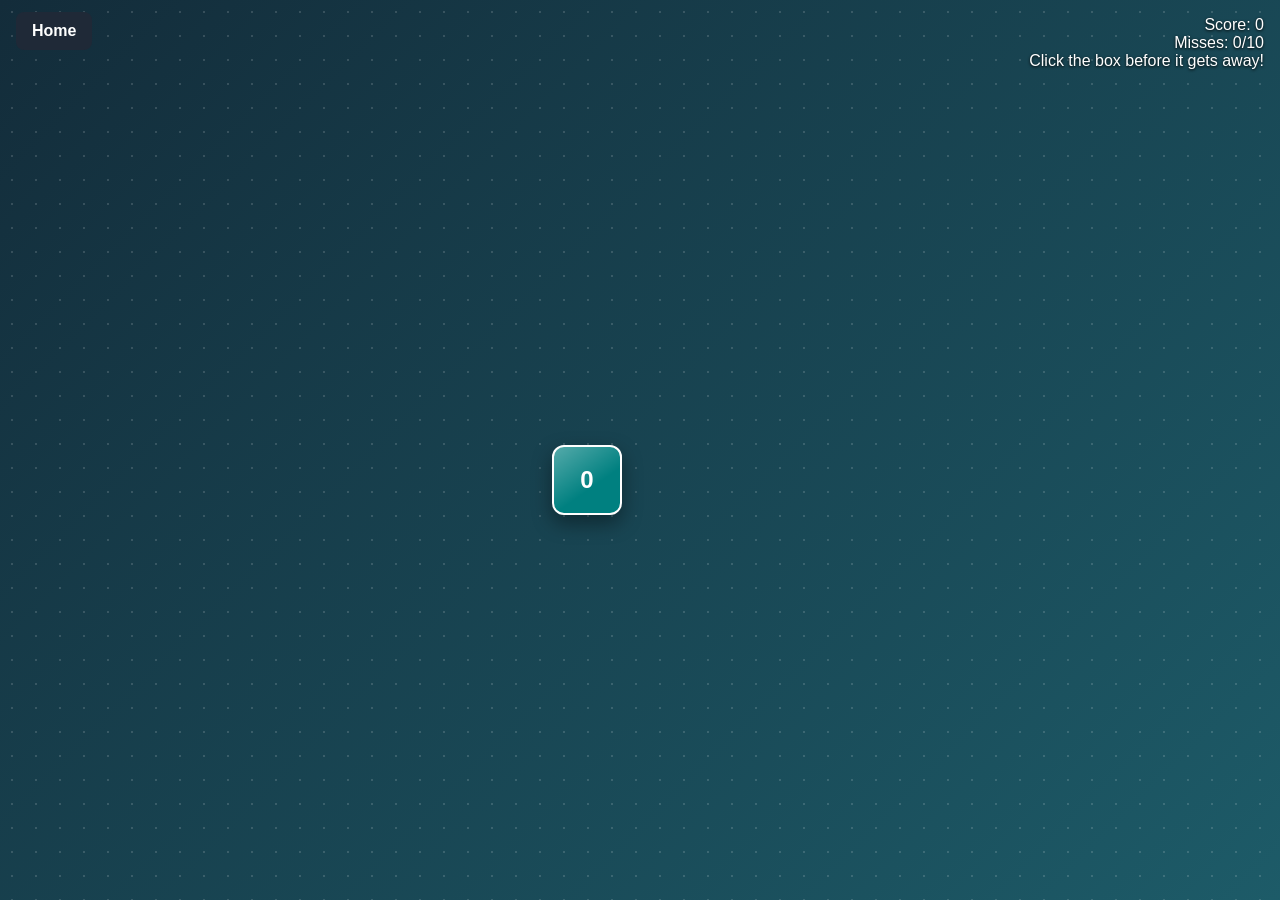
<file: fsd-projects/bouncing-box/index.html>
<!DOCTYPE html>
<html lang="en">
  <head>
    <meta charset="utf-8" />
    <meta name="viewport" content="width=device-width, initial-scale=1" />
    <title>Bouncing Box</title>
    <script src="jquery.min.js"></script>
    <style>
      * {
        box-sizing: border-box;
      }

      body.board {
        width: 100%;
        height: 100vh;
        margin: 0;
        overflow: hidden;
        font-family: Arial, sans-serif;
        background-color: #132c3a;
        background-image: radial-gradient(#ffffff25 1px, transparent 1px),
          linear-gradient(135deg, #132c3a, #1d5b68);
        background-size: 24px 24px, 100% 100%;
      }

      .home-link {
        position: relative;
        z-index: 2;
        display: inline-block;
        margin: 12px 16px;
        padding: 10px 16px;
        border-radius: 8px;
        background: #1f2937;
        color: #fff;
        font-weight: 700;
        text-decoration: none;
      }

      .game-status {
        position: absolute;
        top: 16px;
        right: 16px;
        color: white;
        text-align: right;
        text-shadow: 0 1px 3px #000;
      }

      .box {
        position: absolute;
        top: 100px;
        left: 0;
        display: grid;
        width: min(70px, 18vmin);
        height: min(70px, 18vmin);
        place-items: center;
        border: 2px solid #fff;
        border-radius: 12px;
        background-color: teal;
        background-image: linear-gradient(145deg, #ffffff55, transparent 60%);
        box-shadow: 0 8px 20px #0006;
        color: white;
        font-size: clamp(12px, 4vmin, 24px);
        font-weight: 700;
        user-select: none;
        cursor: pointer;
      }

      .game-over {
        position: fixed;
        inset: 0;
        z-index: 3;
        display: grid;
        place-content: center;
        gap: 12px;
        background: #000a;
        color: white;
        text-align: center;
      }

      .game-over[hidden] {
        display: none;
      }

      .game-controls button {
        padding: 10px 16px;
        border: 0;
        border-radius: 6px;
        background: #20b2aa;
        color: #fff;
        font-size: 16px;
        font-weight: 700;
        cursor: pointer;
      }
    </style>
  </head>

  <body class="board">
    <a class="home-link" href="../../index.html">Home</a>
    <div class="game-status" aria-live="polite">
      <div>Score: <span id="score">0</span></div>
      <div>Misses: <span id="misses">0</span>/10</div>
      <div>Click the box before it gets away!</div>
    </div>
    <div class="box" role="button" tabindex="0" aria-label="Click the box">
      0
    </div>
    <div class="game-over game-controls" role="dialog" aria-modal="true" hidden>
      <h1>Game over!</h1>
      <p>You missed 10 times. Final score: <span id="final-score">0</span></p>
      <button id="restart" type="button">Play again</button>
    </div>

    <script>
      (function () {
        "use strict";
        /* global jQuery */

        var box = jQuery(".box");
        var board = jQuery(".board");
        var scoreDisplay = jQuery("#score");
        var missesDisplay = jQuery("#misses");
        var gameOverScreen = jQuery(".game-over");
        var positionX = 0;
        var positionY = 100;
        var directionX = 1;
        var directionY = 1;
        var speedX = 8;
        var speedY = 5;
        var speedIncrease = 1.5;
        var score = 0;
        var misses = 0;
        var boardWidth = board.width();
        var boardHeight = jQuery(window).height();
        var topInset = 80;
        var interval;
        var gameActive = true;

        function boxWidth() {
          return box.outerWidth();
        }

        function boxHeight() {
          return box.outerHeight();
        }

        function topBoundary() {
          return Math.min(topInset, Math.max(0, boardHeight - boxHeight()));
        }

        function moveBoxTo(newPositionX, newPositionY) {
          box.css({ left: newPositionX, top: newPositionY });
        }

        function update() {
          positionX += speedX * directionX;
          positionY += speedY * directionY;

          if (positionX <= 0 || positionX >= boardWidth - boxWidth()) {
            positionX = Math.max(0, Math.min(positionX, boardWidth - boxWidth()));
            directionX *= -1;
          }
          if (
            positionY <= topBoundary() ||
            positionY >= boardHeight - boxHeight()
          ) {
            positionY = Math.max(
              topBoundary(),
              Math.min(positionY, boardHeight - boxHeight())
            );
            directionY *= -1;
          }

          moveBoxTo(positionX, positionY);
        }

        function getRandomColor() {
          var red = Math.floor(Math.random() * 256);
          var green = Math.floor(Math.random() * 256);
          var blue = Math.floor(Math.random() * 256);
          return "rgb(" + red + ", " + green + ", " + blue + ")";
        }

        function handleBoxClick(event) {
          event.preventDefault();
          event.stopPropagation();
          if (!gameActive) return;

          score += 1;
          speedX += speedIncrease;
          speedY += speedIncrease;
          if (score % 3 === 0) {
            speedIncrease += 0.5;
          }

          positionX = Math.random() * Math.max(0, boardWidth - boxWidth());
          positionY =
            topBoundary() +
            Math.random() *
              Math.max(0, boardHeight - boxHeight() - topBoundary());
          directionX = Math.random() < 0.5 ? -1 : 1;
          directionY = Math.random() < 0.5 ? -1 : 1;

          box.css("background-color", getRandomColor());
          box.text(score);
          scoreDisplay.text(score);
          moveBoxTo(positionX, positionY);
        }

        function endGame() {
          if (!gameActive) return;
          gameActive = false;
          window.clearInterval(interval);
          jQuery("#final-score").text(score);
          gameOverScreen.prop("hidden", false);
        }

        function restartGame() {
          window.clearInterval(interval);
          positionX = 0;
          positionY = Math.min(
            topBoundary() + 20,
            Math.max(0, boardHeight - boxHeight())
          );
          directionX = 1;
          directionY = 1;
          speedX = 8;
          speedY = 5;
          speedIncrease = 1.5;
          score = 0;
          misses = 0;
          gameActive = true;
          box.text(score).css("background-color", "teal");
          scoreDisplay.text(score);
          missesDisplay.text(misses);
          gameOverScreen.prop("hidden", true);
          moveBoxTo(positionX, positionY);
          interval = window.setInterval(update, 20);
        }

        box.on("click", handleBoxClick);
        box.on("keydown", function (event) {
          if (event.key === "Enter" || event.key === " ") {
            handleBoxClick(event);
          }
        });

        board.on("click", function (event) {
          if (
            !gameActive ||
            jQuery(event.target).closest(".box, .game-controls, .home-link")
              .length
          ) {
            return;
          }
          misses += 1;
          missesDisplay.text(misses);
          if (misses >= 10) endGame();
        });

        jQuery("#restart").on("click", restartGame);
        jQuery(window).on("resize", function () {
          boardWidth = board.width();
          boardHeight = jQuery(window).height();
          positionX = Math.min(positionX, Math.max(0, boardWidth - boxWidth()));
          positionY = Math.min(
            positionY,
            Math.max(topBoundary(), boardHeight - boxHeight())
          );
          moveBoxTo(positionX, positionY);
        });

        moveBoxTo(positionX, positionY);
        interval = window.setInterval(update, 20);
      })();
    </script>
  </body>
</html>
</file>
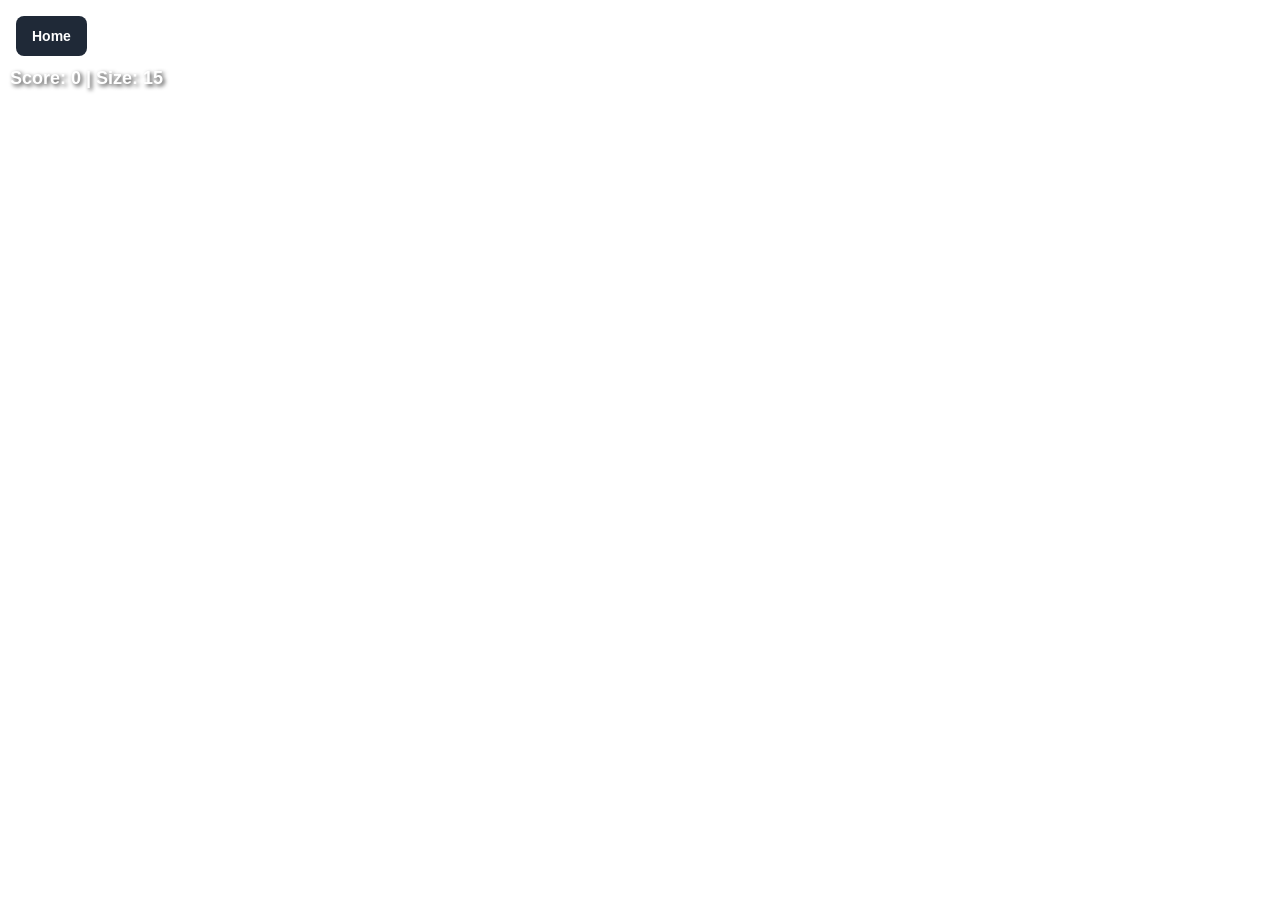
<file: fsd-projects/circularity/index.html>
<!doctype html>

<html>
    <head>
        <meta charset="utf-8">

        <title>Circularity</title>
        <meta name="description" content="Operation Spark Motion Poem">
        <meta name="author" content="operationspark.org">
        <meta name="viewport" content="width=device-width, initial-scale=1.0">
        
        <link href="css/bootstrap.min.css" rel="stylesheet" media="screen">
        <link href="css/style.css" rel="stylesheet">

        <!-- all core CreateJS and 3rd party libraries are listed here: -->
        <script src="bower_components/lodash/lodash.min.js"></script>
        <script src="https://code.createjs.com/1.0.0/easeljs.min.js"></script>
        <script src="https://code.createjs.com/1.0.0/tweenjs.min.js"></script>
        <script src="bower_components/opspark-draw/draw.js"></script>
        <script src="bower_components/racket/racket.js"></script>

        <!-- our app javascript code -->
        <script src="js/opspark.js"></script>
        <script src="js/multiplayer.js"></script>
        <script src="js/gamification.js"></script>
        <script src="js/init.js"></script>
        
        <style type="text/css">
            /*override default styles here*/
        </style>
    </head>
    <body>
        <div style="padding: 16px 0 0 16px;">
            <a href="../../index.html" style="display:inline-block; padding:10px 16px; background:#1f2937; color:#fff; border-radius:8px; text-decoration:none; font-weight:700; font-family:Arial,sans-serif;">Home</a>
        </div>
        <div style="position: relative; display: inline-block;">
            <canvas id="canvas" width="500" height="500"></canvas>
            
            <!-- Game UI -->
            <div id="score" style="position: absolute; top: 10px; left: 10px; color: white; font-family: Arial, sans-serif; font-size: 18px; font-weight: bold; text-shadow: 2px 2px 4px rgba(0,0,0,0.8); z-index: 10;">
                Score: 0 | Size: 15
            </div>
            
            <div id="multiplayerScore" style="position: absolute; top: 10px; right: 10px; color: white; font-family: Arial, sans-serif; font-size: 16px; font-weight: bold; text-shadow: 2px 2px 4px rgba(0,0,0,0.8); z-index: 10; display: none;">
                <div style="color: #0080FF;">Opponent: Size 15</div>
                <div id="gameTimer" style="color: #FFD700; margin-top: 5px;">Time: 60s</div>
            </div>
            
            <div id="instructions" style="position: absolute; top: 50%; left: 50%; transform: translate(-50%, -50%); color: white; font-family: Arial, sans-serif; text-align: center; background: rgba(0,0,0,0.7); padding: 20px; border-radius: 10px; z-index: 10; display: none;">
                <h2 style="margin: 0 0 10px 0; color: #00FF00;">Circularity</h2>
                <div id="gameMode" style="margin-bottom: 15px;">
                    <button id="singlePlayerBtn" class="game-mode-btn">Single Player</button>
                    <button id="hostGameBtn" class="game-mode-btn">Local Multiplayer</button>
                </div>
                <div id="singlePlayerInstructions">
                    <p style="margin: 5px 0;">🟢 You are the GREEN circle</p>
                    <p style="margin: 5px 0;">Use <strong>WASD</strong> to move</p>
                    <p style="margin: 5px 0;">Absorb smaller circles to grow!</p>
                    <p style="margin: 5px 0;">Avoid larger circles or you'll be absorbed!</p>
                    <p style="margin: 15px 0 5px 0; color: #FFD700;"><strong>Press any key to start!</strong></p>
                </div>
                <div id="multiplayerInstructions" style="display: none;">
                    <p style="margin: 5px 0;">🟢 Player 1: GREEN circle | 🔵 Player 2: BLUE circle</p>
                    <p style="margin: 5px 0;">Player 1 uses <strong>WASD</strong> | Player 2 uses <strong>Arrow Keys</strong></p>
                    <p style="margin: 5px 0;">Absorb circles and each other to grow!</p>
                    <p style="margin: 5px 0;">Biggest circle after 60 seconds wins!</p>
                    <p style="margin: 15px 0 5px 0; color: #FFD700;"><strong>Press any key to start!</strong></p>
                </div>
            </div>
        </div>
        <script id="motion-poem">
            (function(){
                init(window);
                window.opspark.makeGame();
            })();
        </script>
    </body>

</html>
</file>
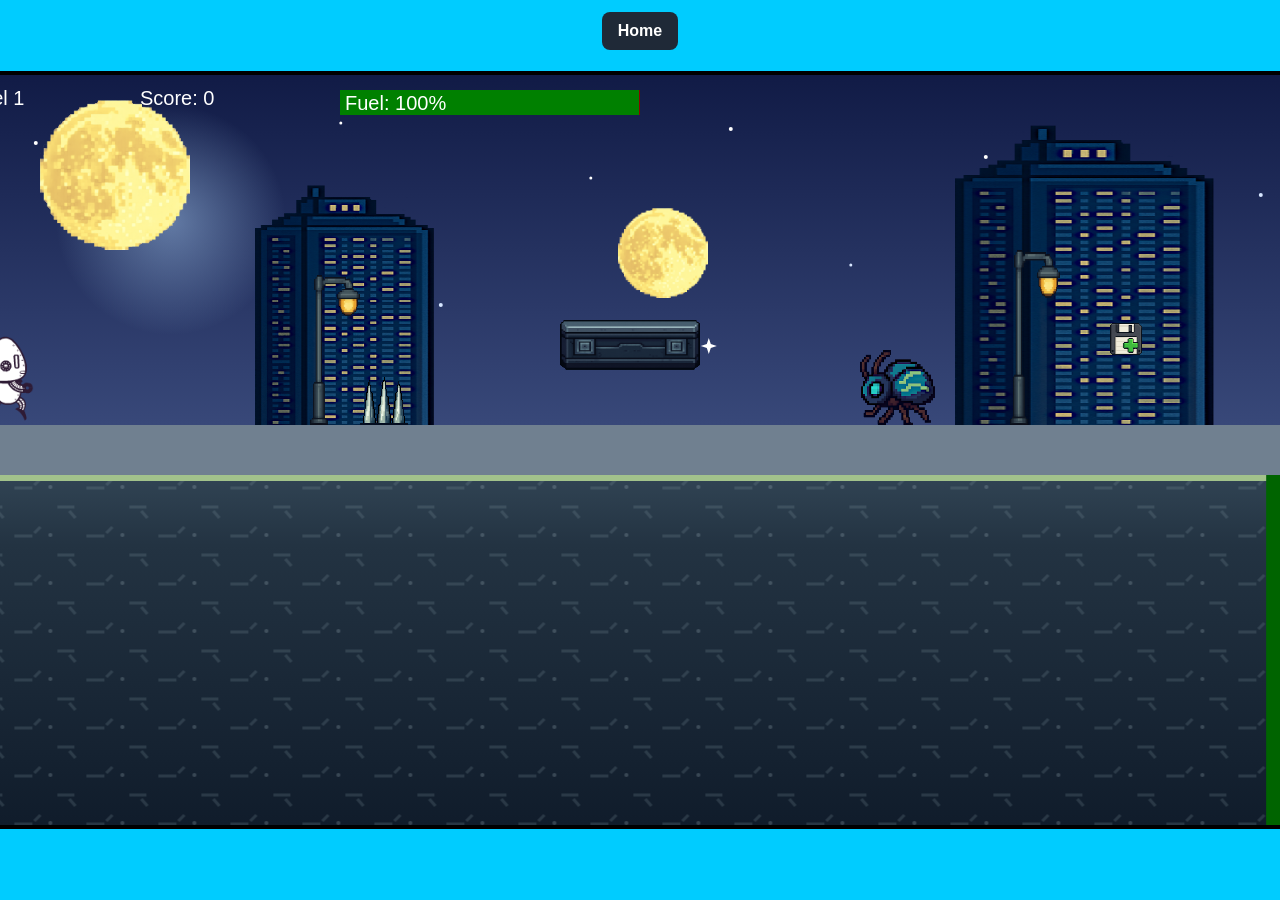
<file: fsd-projects/runtime/index.html>
<!DOCTYPE html>
<html lang="en">
  <head>
    <meta charset="UTF-8" />
    <meta name="viewport" content="width=device-width, initial-scale=1.0" />
    <title>Runtime Neo</title>
    <link rel="stylesheet" href="runtime.css" />
    <script src="https://code.jquery.com/jquery-3.1.0.js"></script>
    <script src="setup.js"></script>
    <script src="levels.js"></script>
    <script src="scenery.js"></script>
    <script src="student.js"></script>
    <script src="main.js"></script>
  </head>
  <body id="body">
    <div style="padding: 12px 16px 0;">
      <a href="../../index.html" style="display:inline-block; padding:10px 16px; background:#1f2937; color:#fff; border-radius:8px; text-decoration:none; font-weight:700; font-family:Arial,sans-serif;">Home</a>
    </div>
    <canvas id="gameCanvas" width="1400" height="750"></canvas>
    <img id="player" src="images/halle.png" />
    <img id="projectile" src="images/projectile.png" />
    <img id="basicPlatform" src="images/interactable/basicPlatform.png" />
    <img id="spikes" src="images/interactable/spikes.png" />
    <img id="bug" src="images/interactable/bug.png" />
    <img id="healthUp" src="images/interactable/healthUp.png" />
    <img id="fuelCell" src="images/interactable/fuelCell.svg" />
    <img id="movingSpikes" src="images/interactable/movingSpikes.svg" />
    <img id="flag" src="images/interactable/flag.png" />
    <img id="moon" src="images/backgrounds/moon.png" />
    <img id="distantMoon" src="images/backgrounds/moon.png" />
    <img id="stars" src="images/backgrounds/stars.svg" />
    <img id="building" src="images/backgrounds/building.png" />
    <img id="lamp" src="images/backgrounds/lamp.png" />
    <img id="underground" src="images/backgrounds/underground.svg" />
  </body>
</html>
</file>
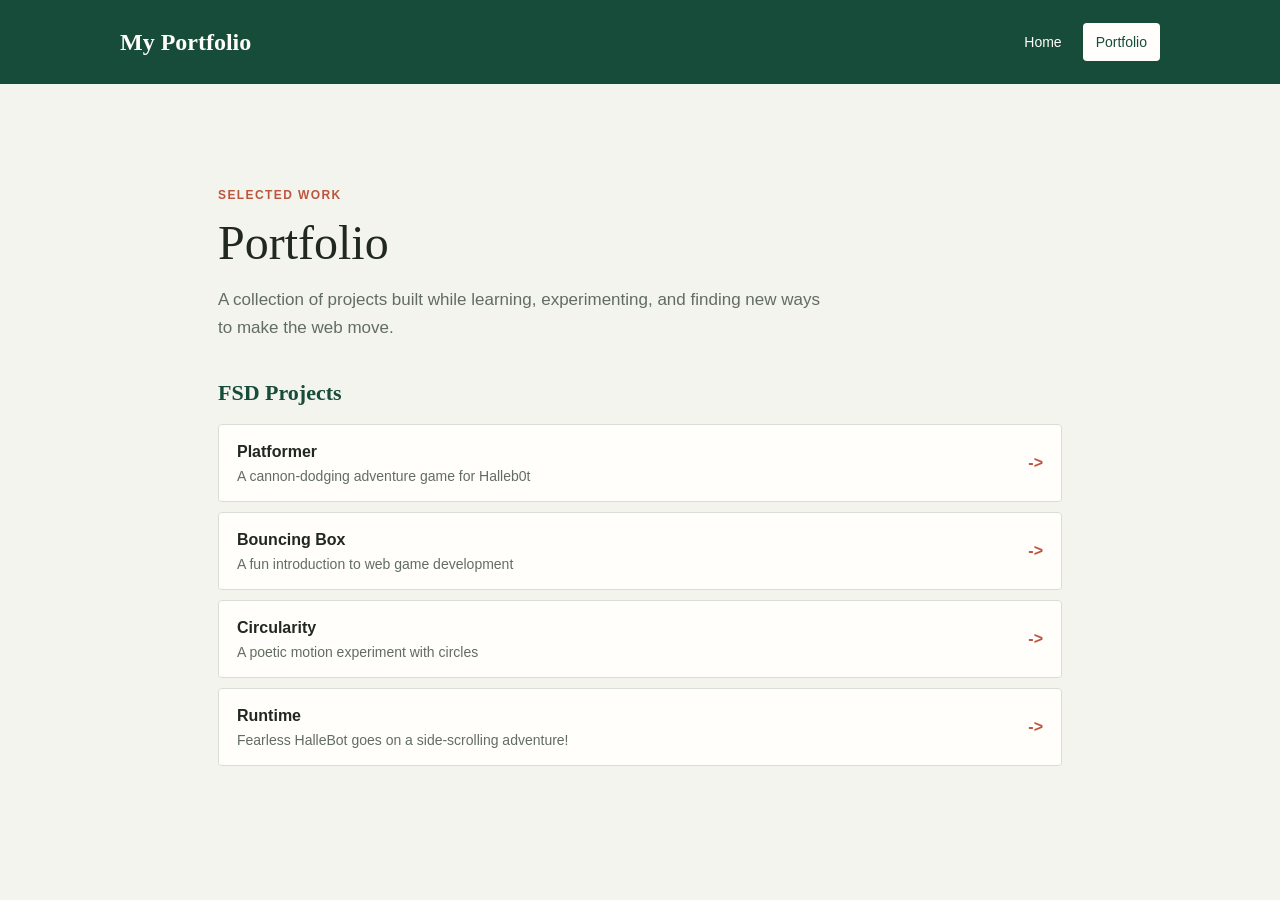
<file: portfolio.html>
<!doctype html>
<html lang="en">
  <head>
    <meta charset="utf-8">
    <meta name="viewport" content="width=device-width, initial-scale=1">
    <title>My Portfolio</title>
    <link rel="stylesheet" href="style.css">
  </head>
  <body>
    <div id="all-contents">
      <nav>
        <header>
          <h1>My Portfolio</h1>
        </header>
        <ul id="nav-ul">
          <li class="nav-li"><a href="index.html">Home</a></li>
          <li class="nav-li"><a href="portfolio.html" aria-current="page">Portfolio</a></li>
        </ul>
      </nav>

      <main>
        <div class="content">
          <p class="eyebrow">SELECTED WORK</p>
          <h1>Portfolio</h1>
          <p class="intro">A collection of projects built while learning, experimenting, and finding new ways to make the web move.</p>
          <h3 id="fsd-projects">FSD Projects</h3>
          <ul id="portfolio">
            <li>
              <a href="fsd-projects/platformer/">
                <span class="project-title">Platformer</span>
                <span class="project-description">A cannon-dodging adventure game for Halleb0t</span>
                <span class="project-arrow" aria-hidden="true">-&gt;</span>
              </a>
            </li>
            <li>
              <a href="fsd-projects/bouncing-box/">
                <span class="project-title">Bouncing Box</span>
                <span class="project-description">A fun introduction to web game development</span>
                <span class="project-arrow" aria-hidden="true">-&gt;</span>
              </a>
            </li>
            <li>
              <a href="fsd-projects/circularity/">
                <span class="project-title">Circularity</span>
                <span class="project-description">A poetic motion experiment with circles</span>
                <span class="project-arrow" aria-hidden="true">-&gt;</span>
              </a>
            </li>
            <li>
              <a href="fsd-projects/runtime/">
                <span class="project-title">Runtime</span>
                <span class="project-description">Fearless HalleBot goes on a side-scrolling adventure!</span>
                <span class="project-arrow" aria-hidden="true">-&gt;</span>
              </a>
            </li>
          </ul>

          <!-- ASD Projects will go here -->
        </div>
      </main>
    </div>
  </body>
</html>
</file>
<file: fsd-projects/circularity/css/style.css>
/* Game mode button styles */
.game-mode-btn {
    margin: 5px;
    padding: 10px 15px;
    border: none;
    border-radius: 5px;
    cursor: pointer;
    font-weight: bold;
    transition: all 0.3s ease;
    position: relative;
}

.game-mode-btn:hover {
    transform: translateY(-2px);
    box-shadow: 0 4px 8px rgba(0,0,0,0.3);
}

.game-mode-btn.selected {
    transform: scale(1.05);
    box-shadow: 0 0 15px rgba(255,215,0,0.6);
    border: 2px solid #FFD700;
}

.game-mode-btn.selected::after {
    content: "✓";
    position: absolute;
    top: -5px;
    right: -5px;
    background: #FFD700;
    color: black;
    border-radius: 50%;
    width: 20px;
    height: 20px;
    display: flex;
    align-items: center;
    justify-content: center;
    font-size: 12px;
    font-weight: bold;
}

#singlePlayerBtn {
    background: #00FF00;
    color: black;
}

#hostGameBtn {
    background: #0080FF;
    color: white;
}
</file>
<file: fsd-projects/runtime/runtime.css>
/* runtime.css */
/* Styles for Runtime Neo auto-runner game */

img {
  display: none;
}

#gameCanvas {
  position: absolute;
  border: 4px solid #000;
  top: 50%;
  left: 50%;
  transform: translate(-50%, -50%);
}

body {
  margin: 0;
  background-color: #00ccff;
  font-family: Arial, sans-serif;
  text-align: center;
  overflow: hidden;
}
</file>
<file: style.css>
body.home-page {
  margin: 0;
  background: var(--paper);
  color: var(--ink);
  font-family: "Helvetica Neue", Arial, sans-serif;
}

body.home-page #all-contents {
  max-width: 1500px;
  min-height: 100vh;
  margin: 0 auto;
  padding: 32px 40px;
}
body.home-page main {
  display: grid;
  grid-template-columns: minmax(220px, 1fr) minmax(420px, 1.6fr);
  align-items: center;
  min-height: calc(100vh - 160px);
  gap: clamp(32px, 5vw, 80px);
}

body.home-page .sidebar {
  width: 100%;
}

body.home-page .content {
  display: flex;
  flex-direction: column;
  align-items: flex-start;
  gap: 12px;
}
body.home-page h2 {
  margin: 0;
  font-size: clamp(4rem, 10vw, 7rem);
  line-height: 0.9;
  font-weight: 900;
  letter-spacing: -0.04em;
  text-transform: uppercase;
  color: var(--forest);
}

body.home-page .content > p {
  margin: 0;
  color: var(--muted);
  font-size: 0.9rem;
  text-transform: uppercase;
  letter-spacing: 0.15em;
  line-height: 1.4;
}
body.home-page #interests {
  margin-top: 32px;
  width: 100%;
}

body.home-page #interests h3 {
  margin: 0 0 12px;
  font-size: 0.75rem;
  font-weight: 700;
  text-transform: uppercase;
  letter-spacing: 0.2em;
  color: var(--muted);
}

body.home-page #interests ul {
  list-style: none;
  margin: 0;
  padding: 0;
  display: flex;
  flex-wrap: wrap;
  gap: 8px;
}

body.home-page #interests li {
  color: var(--forest);
  font-size: 1rem;
  font-weight: 600;
  padding: 10px 20px;
  background: var(--surface);
  border: 1px solid var(--line);
  border-radius: 100px;
  transition:
    background 0.25s ease,
    color 0.25s ease,
    transform 0.25s ease;
  cursor: default;
}

body.home-page #interests li:hover {
  background: var(--forest);
  color: var(--surface);
  border-color: var(--forest);
  transform: translateY(-2px);
}
body.home-page .sidebar-img {
  width: 100%;
  max-width: 760px;
  aspect-ratio: 3 / 4;
  object-fit: cover;
  display: block;
  border-radius: 16px;
  filter: grayscale(100%);
  box-shadow: 0 8px 30px rgba(0, 0, 0, 0.12);
  transition:
    filter 0.4s ease,
    transform 0.4s ease,
    box-shadow 0.4s ease;
}

body.home-page .sidebar-img:hover {
  filter: grayscale(0%);
  transform: translateY(-4px);
  box-shadow: 0 16px 40px rgba(0, 0, 0, 0.18);
  border-radius: 24px;
}
body.home-page nav {
  background: var(--forest);
  border-color: var(--forest);
}

body.home-page nav h1 {
  color: #ffffff;
}

body.home-page .nav-li a {
  color: var(--surface);
}

body.home-page .nav-li a:hover {
  background: var(--forest-light);
  color: var(--forest);
}
:root {
  color-scheme: light;
  --ink: #202820;
  --muted: #626d62;
  --paper: #f3f4ed;
  --surface: #fffefa;
  --line: #d9ded4;
  --forest: #174b3a;
  --forest-light: #e4efe7;
  --coral: #bd563f;
}

* {
  box-sizing: border-box;
}

body {
  min-width: 320px;
  min-height: 100vh;
  margin: 0;
  color: var(--ink);
  background-color: var(--paper);
  background-image: radial-gradient(#d5dcd2 0.65px, transparent 0.65px);
  background-size: 18px 18px;
  font-family: "Avenir Next", Avenir, "Segoe UI", sans-serif;
  line-height: 1.6;
}

#all-contents {
  min-height: 100vh;
}

nav {
  display: flex;
  min-height: 84px;
  align-items: center;
  justify-content: space-between;
  gap: 24px;
  padding: 16px max(24px, calc((100vw - 1040px) / 2));
  color: #fffefa;
  background-color: var(--forest);
}

nav header h1 {
  margin: 0;
  font-family: Georgia, "Times New Roman", serif;
  font-size: 24px;
  font-weight: 600;
  line-height: 1.2;
}

#nav-ul {
  display: flex;
  align-items: center;
  gap: 8px;
  margin: 0;
  padding: 0;
  list-style: none;
}

.nav-li a {
  display: block;
  padding: 8px 13px;
  border-radius: 4px;
  color: inherit;
  font-size: 14px;
  text-decoration: none;
  transition: background-color 160ms ease, color 160ms ease;
}

.nav-li a:hover,
.nav-li a[aria-current="page"] {
  color: var(--forest);
  background-color: #fffefa;
}

main {
  width: min(100% - 40px, 860px);
  margin: 0 auto;
  padding: 80px 0 96px;
}

.content {
  padding: 22px 8px 32px;
}

.eyebrow {
  margin: 0 0 10px;
  color: var(--coral);
  font-size: 12px;
  font-weight: 700;
  letter-spacing: 1.4px;
}

.content > h1 {
  margin: 0;
  color: var(--ink);
  font-family: Georgia, "Times New Roman", serif;
  font-size: 48px;
  font-weight: 500;
  line-height: 1.15;
}

.intro {
  max-width: 620px;
  margin: 16px 0 34px;
  color: var(--muted);
  font-size: 17px;
}

.content > h3 {
  margin: 0 0 14px;
  color: var(--forest);
  font-family: Georgia, "Times New Roman", serif;
  font-size: 22px;
  font-weight: 600;
}

#portfolio {
  display: flex;
  flex-direction: column;
  gap: 10px;
  width: 100%;
  margin: 0;
  padding: 0;
  list-style: none;
}

#portfolio li {
  min-width: 0;
  overflow: hidden;
  border: 1px solid var(--line);
  border-radius: 4px;
}

#portfolio a {
  display: grid;
  min-height: 76px;
  grid-template: "title arrow" auto "description arrow" auto / minmax(0, 1fr) auto;
  align-content: center;
  align-items: center;
  column-gap: 20px;
  padding: 14px 18px;
  color: var(--ink);
  background-color: var(--surface);
  text-decoration: none;
  transition: background-color 180ms ease, transform 180ms ease;
}

#portfolio a:hover {
  background-color: var(--forest-light);
  transform: translateX(4px);
}

.project-title {
  grid-area: title;
  font-size: 16px;
  font-weight: 700;
}

.project-description {
  grid-area: description;
  color: var(--muted);
  font-size: 14px;
}

.project-arrow {
  grid-area: arrow;
  color: var(--coral);
  font-size: 16px;
  font-weight: 700;
}

.home-content {
  padding-top: 56px;
  padding-bottom: 60px;
}

.home-content .intro {
  max-width: 520px;
  margin-bottom: 24px;
  font-size: 19px;
}

.home-link {
  display: inline-flex;
  align-items: center;
  gap: 12px;
  padding: 11px 16px;
  border-radius: 4px;
  color: #fffefa;
  background-color: var(--forest);
  font-size: 14px;
  font-weight: 600;
  text-decoration: none;
  transition: background-color 160ms ease, transform 160ms ease;
}

.home-link:hover {
  background-color: var(--coral);
  transform: translateY(-2px);
}

a:focus-visible {
  outline: 3px solid var(--coral);
  outline-offset: 3px;
}

@media (max-width: 600px) {
  nav {
    min-height: 72px;
    gap: 12px;
    padding: 14px 16px;
  }

  nav header h1 {
    font-size: 20px;
  }

  #nav-ul {
    gap: 0;
  }

  .nav-li a {
    padding: 8px;
    font-size: 13px;
  }

  main {
    width: min(100% - 24px, 860px);
    padding: 36px 0 56px;
  }

  .content {
    padding: 16px 4px 24px;
  }

  .content > h1 {
    font-size: 40px;
  }

  .intro {
    font-size: 16px;
  }

  #portfolio a {
    column-gap: 12px;
    padding: 13px;
  }

  .project-description {
    font-size: 13px;
  }
}

@media (prefers-reduced-motion: reduce) {
  *,
  *::before,
  *::after {
    scroll-behavior: auto !important;
    transition-duration: 0.01ms !important;
  }
}
</file>
